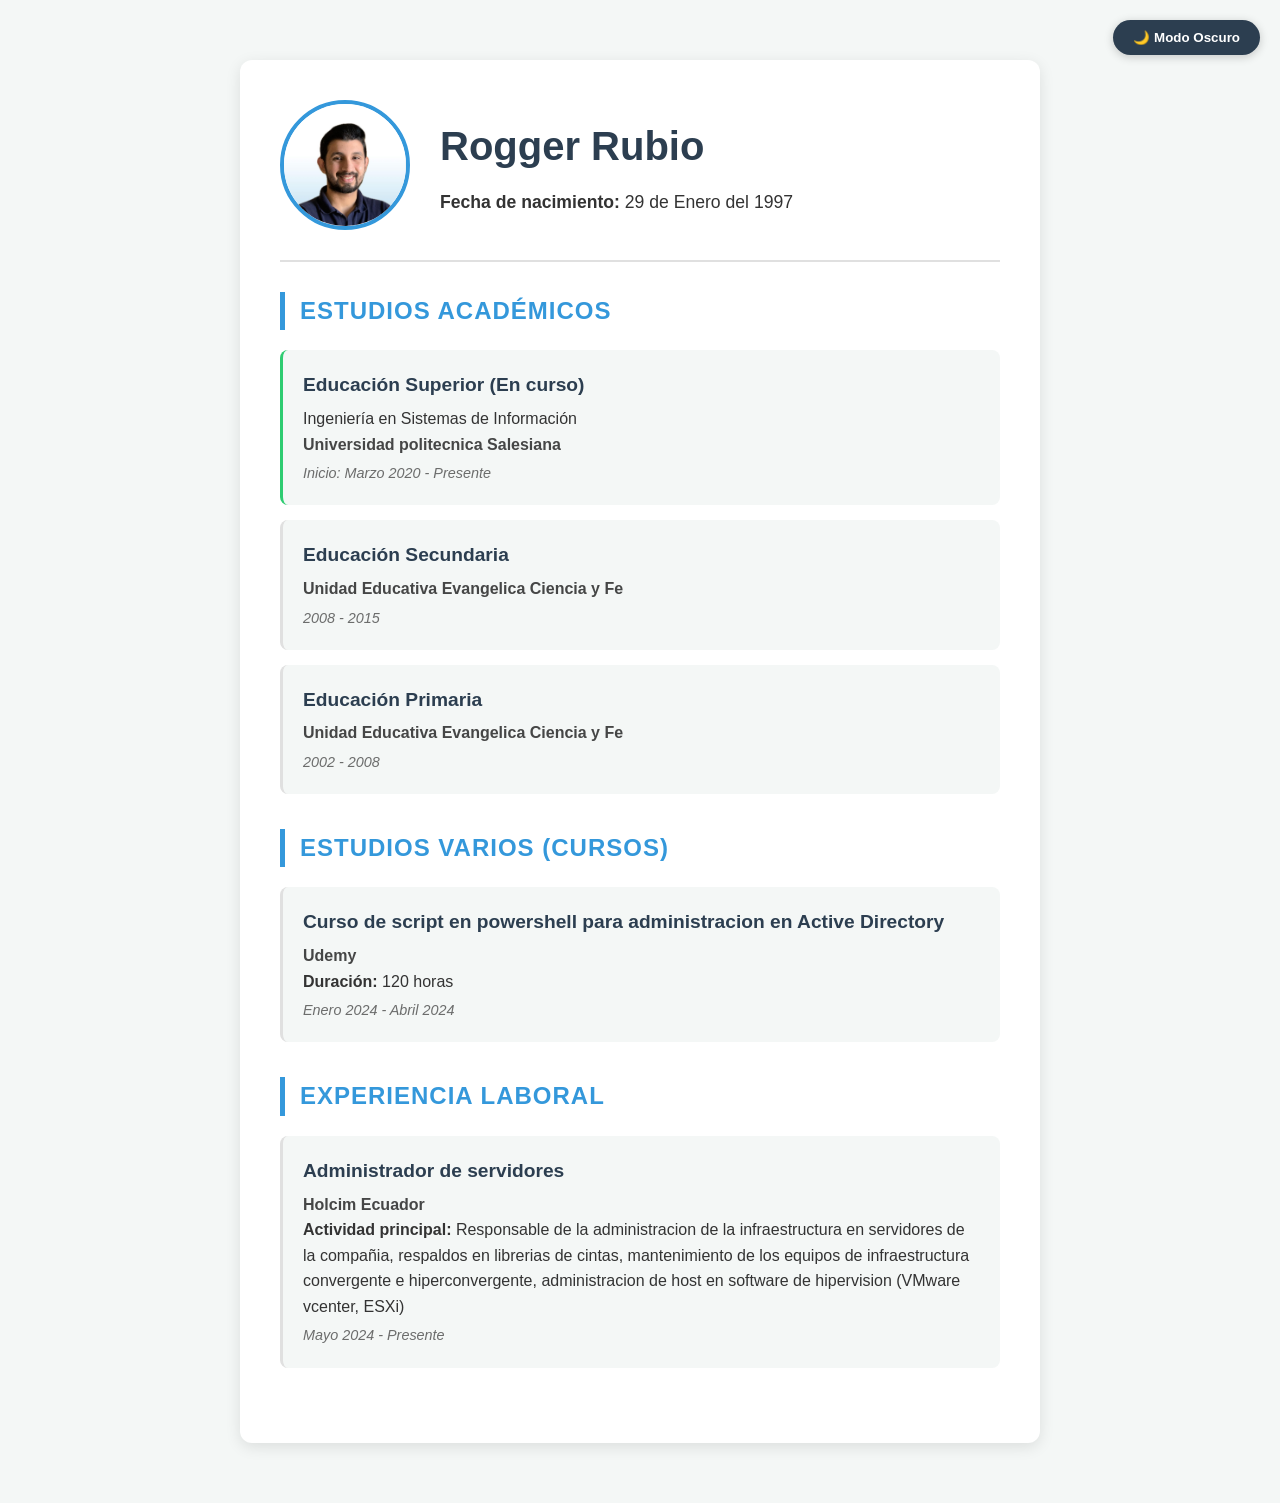
<file: index.html>
<!DOCTYPE html>
<html lang="es">
<head>
    <meta charset="UTF-8">
    <meta name="viewport" content="width=device-width, initial-scale=1.0">
    <title>Hoja de vida</title>
    <link rel="stylesheet" href="style.css">
</head>
<body>

    <button id="theme-toggle" class="btn-theme">Luna Luna</button>

    <div class="cv-container">
        <header class="profile-section">
            <img src="foto.jpg" alt="Foto de perfil" class="profile-img">
            <div class="profile-info">
                <h1>Rogger Rubio</h1>
                <p class="birthdate"><strong>Fecha de nacimiento:</strong> 29 de Enero del 1997</p>
            </div>
        </header>

        <main>
            <section class="cv-section">
                <h2>Estudios Académicos</h2>
                
                <div class="card current">
                    <h3>Educación Superior (En curso)</h3>
                    <p class="title">Ingeniería en Sistemas de Información</p>
                    <p class="institution">Universidad politecnica Salesiana</p>
                    <p class="date">Inicio: Marzo 2020 - Presente</p>
                </div>

                <div class="card">
                    <h3>Educación Secundaria</h3>
                    <p class="institution">Unidad Educativa Evangelica Ciencia y Fe</p>
                    <p class="date">2008 - 2015</p>
                </div>

                <div class="card">
                    <h3>Educación Primaria</h3>
                    <p class="institution">Unidad Educativa Evangelica Ciencia y Fe</p>
                    <p class="date">2002 - 2008</p>
                </div>
            </section>

            <section class="cv-section">
                <h2>Estudios Varios (Cursos)</h2>
                <div class="card">
                    <h3>Curso de script en powershell para administracion en Active Directory</h3>
                    <p class="institution">Udemy</p>
                    <p class="details"><strong>Duración:</strong> 120 horas</p>
                    <p class="date">Enero 2024 - Abril 2024</p>
                </div>
            </section>

            <section class="cv-section">
                <h2>Experiencia Laboral</h2>
                <div class="card">
                    <h3>Administrador de servidores</h3>
                    <p class="institution">Holcim Ecuador</p>
                    <p class="details"><strong>Actividad principal:</strong> Responsable de la administracion de la infraestructura en servidores de la compañia, respaldos en librerias de cintas, mantenimiento de los equipos de infraestructura convergente e hiperconvergente, administracion de host en software de hipervision (VMware vcenter, ESXi)</p>
                    <p class="date">Mayo 2024 - Presente</p>
                </div>
            </section>
        </main>
    </div>

    <script src="script.js"></script>
</body>
</html>
</file>
<file: style.css>
/* Variables de color para facilitar el cambio de tema */
:root {
    --bg-color: #f4f7f6;
    --card-bg: #ffffff;
    --text-color: #333333;
    --primary-color: #2c3e50;
    --accent-color: #3498db;
    --border-color: #e0e0e0;
}

/* Variables para el Modo Oscuro */
[data-theme="dark"] {
    --bg-color: #1e1e1e;
    --card-bg: #2d2d2d;
    --text-color: #f5f5f5;
    --primary-color: #ecf0f1;
    --accent-color: #9b59b6;
    --border-color: #444444;
}

* {
    margin: 0;
    padding: 0;
    box-sizing: border-box;
}

body {
    font-family: 'Segoe UI', Tahoma, Geneva, Verdana, sans-serif;
    background-color: var(--bg-color);
    color: var(--text-color);
    line-height: 1.6;
    transition: background-color 0.3s, color 0.3s;
    padding: 20px;
}

/* Contenedor Principal */
.cv-container {
    max-width: 800px;
    margin: 40px auto;
    background: var(--card-bg);
    padding: 40px;
    border-radius: 12px;
    box-shadow: 0 4px 15px rgba(0,0,0,0.1);
    transition: background-color 0.3s;
}

/* Encabezado / Datos Personales */
.profile-section {
    display: flex;
    align-items: center;
    gap: 30px;
    border-bottom: 2px solid var(--border-color);
    padding-bottom: 30px;
    margin-bottom: 30px;
}

.profile-img {
    width: 130px;
    height: 130px;
    border-radius: 50%;
    object-fit: cover;
    border: 4px solid var(--accent-color);
}

.profile-info h1 {
    font-size: 2.5rem;
    color: var(--primary-color);
    margin-bottom: 10px;
}

.birthdate {
    font-size: 1.1rem;
}

/* Secciones del CV */
.cv-section {
    margin-bottom: 35px;
}

.cv-section h2 {
    font-size: 1.5rem;
    color: var(--accent-color);
    border-left: 5px solid var(--accent-color);
    padding-left: 15px;
    margin-bottom: 20px;
    text-transform: uppercase;
    letter-spacing: 1px;
}

/* Tarjetas de Información */
.card {
    background: var(--bg-color);
    padding: 20px;
    border-radius: 8px;
    margin-bottom: 15px;
    border-left: 3px solid var(--border-color);
    transition: transform 0.2s, background-color 0.3s;
}

.card:hover {
    transform: translateY(-2px);
}

.card.current {
    border-left-color: #2ecc71; /* Verde para lo que está en curso */
}

.card h3 {
    color: var(--primary-color);
    font-size: 1.2rem;
    margin-bottom: 5px;
}

.institution {
    font-weight: 600;
    color: var(--text-color);
    opacity: 0.9;
}

.date {
    font-style: italic;
    font-size: 0.9rem;
    color: var(--text-color);
    opacity: 0.7;
    margin-top: 5px;
}

/* Botón de Tema Interactivo */
.btn-theme {
    position: fixed;
    top: 20px;
    right: 20px;
    padding: 10px 20px;
    background-color: var(--primary-color);
    color: var(--card-bg);
    border: none;
    border-radius: 20px;
    cursor: pointer;
    font-weight: bold;
    box-shadow: 0 2px 10px rgba(0,0,0,0.2);
    transition: all 0.3s;
}

.btn-theme:hover {
    background-color: var(--accent-color);
}

/* Responsivo para móviles */
@media (max-width: 600px) {
    .profile-section {
        flex-direction: column;
        text-align: center;
    }
    .cv-container {
        padding: 20px;
        margin: 10px auto;
    }
}
</file>
